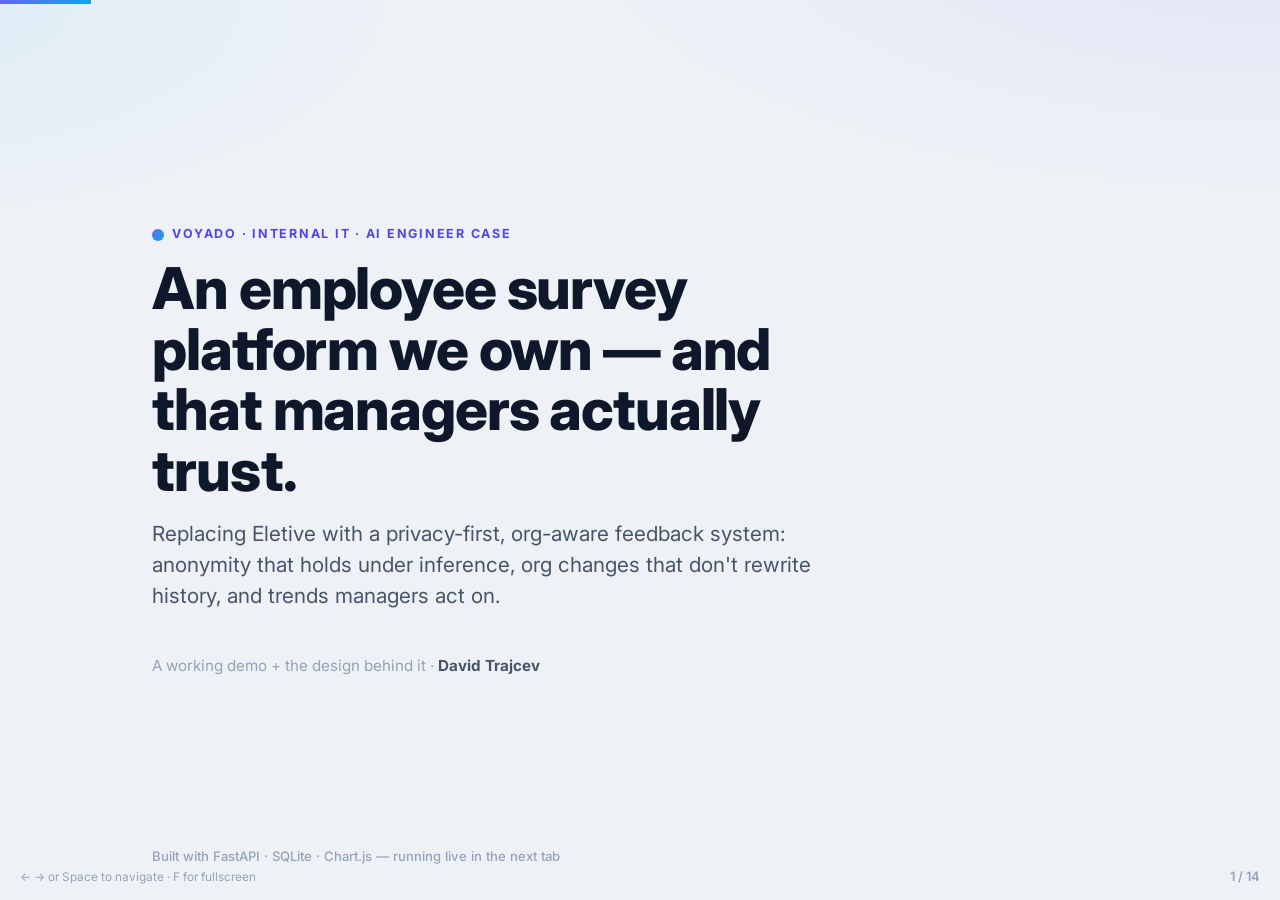
<file: presentation/index.html>
<!DOCTYPE html>
<html lang="en">
<head>
<meta charset="utf-8" />
<meta name="viewport" content="width=device-width, initial-scale=1" />
<title>Survey platform — case presentation</title>
<link rel="preconnect" href="https://fonts.googleapis.com" />
<link rel="preconnect" href="https://fonts.gstatic.com" crossorigin />
<link href="https://fonts.googleapis.com/css2?family=Inter:wght@400;500;600;700;800&family=JetBrains+Mono:wght@500&display=swap" rel="stylesheet" />
<style>
  :root {
    --accent: #6366f1;
    --accent-600: #4f46e5;
    --accent-700: #4338ca;
    --accent-soft: #eef2ff;
    --canvas: #eef2f7;
    --surface: #ffffff;
    --surface-2: #f8fafc;
    --ink: #0f172a;
    --ink-2: #475569;
    --ink-3: #94a3b8;
    --line: #e6eaf1;
    --line-strong: #cdd5e1;
    --c-health: #10b981;
    --c-workload: #f59e0b;
    --c-leadership: #8b5cf6;
    --c-collaboration: #0ea5e9;
    --c-enps: #ec4899;
    --good: #16a34a;
    --good-soft: #ecfdf5;
    --warn: #ea580c;
    --warn-soft: #fff7ed;
    --bad: #dc2626;
    --bad-soft: #fef2f2;
    --r-sm: 8px;
    --r: 12px;
    --r-lg: 16px;
    --r-xl: 22px;
    --pill: 999px;
    --shadow: 0 6px 18px rgba(15, 23, 42, 0.07);
    --shadow-lg: 0 18px 40px rgba(15, 23, 42, 0.12);
    --font: "Inter", system-ui, -apple-system, "Segoe UI", Roboto, Helvetica, Arial, sans-serif;
    --mono: "JetBrains Mono", ui-monospace, SFMono-Regular, Menlo, monospace;
  }
  * { box-sizing: border-box; }
  html, body { margin: 0; height: 100%; }
  body {
    font-family: var(--font);
    color: var(--ink);
    background:
      radial-gradient(1200px 480px at 100% -10%, rgba(99, 102, 241, 0.10), transparent 60%),
      radial-gradient(1000px 420px at -10% 0%, rgba(14, 165, 233, 0.08), transparent 55%),
      var(--canvas);
    overflow: hidden;
  }

  .deck { position: fixed; inset: 0; }

  .slide {
    position: absolute; inset: 0;
    display: none;
    flex-direction: column;
    justify-content: center;
    padding: 6vh 8vw;
    max-width: 1180px;
    margin: 0 auto;
    animation: fade 0.28s ease;
  }
  .slide.active { display: flex; }
  @keyframes fade { from { opacity: 0; transform: translateY(8px); } to { opacity: 1; transform: none; } }

  .eyebrow {
    text-transform: uppercase;
    letter-spacing: 0.14em;
    font-size: 0.78rem;
    font-weight: 700;
    color: var(--accent-600);
    margin: 0 0 14px;
  }
  h1 { font-size: clamp(2.2rem, 5.2vw, 3.6rem); line-height: 1.05; margin: 0 0 18px; font-weight: 800; letter-spacing: -0.02em; }
  h2 { font-size: clamp(1.6rem, 3.6vw, 2.5rem); line-height: 1.1; margin: 0 0 22px; font-weight: 800; letter-spacing: -0.015em; }
  h3 { font-size: 1.05rem; margin: 0 0 8px; font-weight: 700; }
  p { font-size: clamp(1rem, 1.5vw, 1.18rem); line-height: 1.5; color: var(--ink-2); margin: 0 0 14px; }
  .lead { font-size: clamp(1.1rem, 1.8vw, 1.35rem); color: var(--ink); max-width: 60ch; }
  strong { color: var(--ink); font-weight: 700; }

  ul.clean { list-style: none; padding: 0; margin: 0; display: grid; gap: 14px; }
  ul.clean li { font-size: clamp(1rem, 1.5vw, 1.18rem); line-height: 1.45; color: var(--ink-2); padding-left: 30px; position: relative; }
  ul.clean li::before { content: "›"; position: absolute; left: 4px; top: -1px; color: var(--accent-600); font-weight: 800; font-size: 1.25em; }
  ul.clean li strong { color: var(--ink); }

  .grid { display: grid; gap: 16px; }
  .grid.cols-3 { grid-template-columns: repeat(3, 1fr); }
  .grid.cols-2 { grid-template-columns: repeat(2, 1fr); }

  .card {
    background: var(--surface);
    border: 1px solid var(--line);
    border-radius: var(--r-lg);
    padding: 22px 22px;
    box-shadow: var(--shadow);
  }
  .card .num { font-size: 0.8rem; font-weight: 800; color: var(--accent-600); letter-spacing: 0.06em; }
  .card h3 { margin: 8px 0 8px; font-size: 1.12rem; }
  .card p { font-size: 0.96rem; margin: 0; }
  .card .tag { display: inline-block; margin-top: 12px; font-size: 0.74rem; font-weight: 700; text-transform: uppercase; letter-spacing: 0.08em; color: var(--accent-700); background: var(--accent-soft); padding: 4px 10px; border-radius: var(--pill); }
  a.tag-link { text-decoration: none; cursor: pointer; transition: background 0.15s, color 0.15s, transform 0.08s; }
  a.tag-link:hover { background: var(--accent-600); color: #fff; transform: translateY(-1px); }

  .pill { display: inline-block; font-size: 0.74rem; font-weight: 700; text-transform: uppercase; letter-spacing: 0.08em; padding: 5px 12px; border-radius: var(--pill); }
  .pill.warn { background: var(--warn-soft); color: var(--warn); }
  .pill.good { background: var(--good-soft); color: var(--good); }
  .pill.demo { background: #0f172a; color: #fff; }

  .accent-bar { width: 64px; height: 6px; border-radius: 999px; background: linear-gradient(90deg, var(--accent), var(--c-collaboration)); margin: 0 0 26px; }

  .footer-meta { position: absolute; left: 8vw; bottom: 4vh; font-size: 0.82rem; color: var(--ink-3); font-weight: 500; }

  /* Title slide */
  .title-slide h1 { max-width: 18ch; }
  .title-slide .sub { font-size: clamp(1.05rem, 1.8vw, 1.3rem); color: var(--ink-2); max-width: 52ch; }
  .byline { margin-top: 30px; font-size: 0.95rem; color: var(--ink-3); }
  .byline b { color: var(--ink-2); }

  /* Differencing attack visual */
  .attack { display: flex; align-items: stretch; gap: 14px; flex-wrap: wrap; margin: 6px 0 18px; }
  .box { border-radius: var(--r); padding: 14px 16px; min-width: 104px; text-align: center; border: 1px solid var(--line); background: var(--surface); }
  .box .b-label { font-size: 0.72rem; text-transform: uppercase; letter-spacing: 0.06em; color: var(--ink-3); font-weight: 700; }
  .box .b-num { font-size: 1.5rem; font-weight: 800; margin-top: 4px; }
  .box.dept { background: var(--accent-soft); border-color: #c7d2fe; }
  .box.visible { background: var(--surface); }
  .box.hidden { background: var(--bad-soft); border-color: #fecaca; }
  .box.hidden .b-num { color: var(--bad); }
  .op { display: flex; align-items: center; font-size: 1.5rem; font-weight: 800; color: var(--ink-3); }
  .leak { font-family: var(--mono); font-size: 1.05rem; background: #0f172a; color: #fff; padding: 12px 16px; border-radius: var(--r); display: inline-block; }
  .leak .red { color: #fca5a5; }

  /* org timeline */
  .timeline { display: flex; gap: 0; align-items: stretch; margin: 8px 0 16px; flex-wrap: wrap; }
  .tl-step { flex: 1; min-width: 150px; border-left: 3px solid var(--accent); padding: 4px 14px 14px; }
  .tl-step .when { font-size: 0.78rem; font-weight: 700; color: var(--accent-600); text-transform: uppercase; letter-spacing: 0.06em; }
  .tl-step .what { font-size: 0.95rem; color: var(--ink-2); margin-top: 4px; }

  .two-col { display: grid; grid-template-columns: 1fr 1fr; gap: 28px; align-items: center; }
  .demo-list li::before { content: "▸"; }

  .kbd { font-family: var(--mono); font-size: 0.8rem; background: var(--surface); border: 1px solid var(--line-strong); border-bottom-width: 2px; border-radius: 6px; padding: 2px 7px; color: var(--ink-2); }

  /* mini org-tree (anonymisation slide) */
  .mini-tree { display: grid; gap: 7px; }
  .tree-row { display: flex; align-items: center; gap: 12px; padding: 9px 14px; border-radius: var(--r); border: 1px solid var(--line); background: var(--surface); }
  .tree-row.root { background: var(--accent-soft); border-color: #c7d2fe; }
  .tree-row .t-name { flex: 1; font-size: 0.96rem; color: var(--ink); font-weight: 600; }
  .tree-row .t-num { font-family: var(--mono); font-size: 0.88rem; color: var(--ink-2); min-width: 46px; text-align: right; }
  .tree-row.dim { background: #f1f5f9; }
  .tree-row.dim .t-name, .tree-row.dim .t-num { color: var(--ink-3); }
  .tree-row.danger { background: var(--bad-soft); border-color: #fecaca; }
  .tree-row.danger .t-name { color: var(--bad); }
  .pill.grey { background: #e2e8f0; color: #475569; }
  .pill.bad { background: var(--bad-soft); color: var(--bad); }

  /* production architecture flow */
  .flow { display: flex; align-items: center; gap: 8px; flex-wrap: wrap; margin: 6px 0 20px; }
  .flow-step { background: var(--surface); border: 1px solid var(--line-strong); border-radius: var(--r); padding: 9px 14px; font-size: 0.88rem; font-weight: 600; color: var(--ink); box-shadow: var(--shadow); }
  .flow-step.accent { background: var(--accent-600); color: #fff; border-color: var(--accent-600); }
  .flow-arrow { color: var(--ink-3); font-weight: 800; }

  /* AWS architecture diagram */
  .arch-slide h2 { margin-bottom: 10px; }
  .arch-svg { display: block; margin: 0 auto; height: 60vh; width: auto; max-width: 100%; }
  .arch-legend { display: flex; gap: 18px; flex-wrap: wrap; margin-top: 12px; font-size: 0.85rem; color: var(--ink-2); }
  .arch-legend span { display: inline-flex; align-items: center; gap: 7px; }
  .arch-legend i { width: 13px; height: 13px; border-radius: 3px; display: inline-block; }

  /* progress + chrome */
  .progress { position: fixed; top: 0; left: 0; height: 4px; background: linear-gradient(90deg, var(--accent), var(--c-collaboration)); transition: width 0.3s ease; z-index: 50; }
  .counter { position: fixed; right: 20px; bottom: 16px; font-size: 0.8rem; color: var(--ink-3); font-weight: 600; z-index: 50; }
  .hint { position: fixed; left: 20px; bottom: 16px; font-size: 0.74rem; color: var(--ink-3); z-index: 50; }
  .brand-dot { display: inline-block; width: 12px; height: 12px; border-radius: 50%; background: linear-gradient(135deg, var(--accent), var(--c-collaboration)); vertical-align: middle; margin-right: 8px; }

  .overview-button {
  display: inline-flex;
  align-items: center;
  width: fit-content;
  margin-top: 28px;
  padding: 12px 20px;

  color: #fff;
  background: var(--accent-600);
  border-radius: var(--r);
  text-decoration: none;
  font-size: 0.95rem;
  font-weight: 700;

  box-shadow: var(--shadow);
  transition:
    background 0.15s ease,
    transform 0.15s ease,
    box-shadow 0.15s ease;
}

.overview-button:hover {
  background: var(--accent-700);
  transform: translateY(-2px);
  box-shadow: var(--shadow-lg);
}

.overview-button:focus-visible {
  outline: 3px solid rgba(99, 102, 241, 0.3);
  outline-offset: 3px;
}

  @media (max-width: 820px) {
    .grid.cols-3, .grid.cols-2, .two-col { grid-template-columns: 1fr; }
    .slide { padding: 5vh 7vw; }
  }
</style>
</head>
<body>
<div class="progress" id="progress"></div>
<div class="deck" id="deck">

  <!-- 1. TITLE -->
  <section class="slide title-slide">
    <p class="eyebrow"><span class="brand-dot"></span>Voyado · Internal IT · AI Engineer case</p>
    <h1>An employee survey platform we own — and that managers actually trust.</h1>
    <p class="sub">Replacing Eletive with a privacy-first, org-aware feedback system: anonymity that holds under inference, org changes that don't rewrite history, and trends managers act on.</p>
    <div class="byline">A working demo + the design behind it · <b>David Trajcev</b></div>
    <div class="footer-meta">Built with FastAPI · SQLite · Chart.js — running live in the next tab</div>
  </section>

  <!-- 2. THE BRIEF / WHAT'S HARD -->
  <section class="slide">
    <p class="eyebrow">The brief, decoded</p>
    <h2>The survey is the easy part.</h2>
    <div class="two-col">
      <div>
        <p>P&amp;C asked for: two cycles a year (annual + half-year), a continuous eNPS pulse, four themes — <strong>health, workload, leadership, collaboration</strong> — manager reporting down the org tree, a <strong>&lt;4 anonymity rule</strong>, support for org changes, trends over time, ~70% response, and "<strong>simple enough that managers use it.</strong>"</p>
      </div>
      <div>
        <ul class="clean">
          <li><strong>Anonymity that actually holds</strong> — the &lt;4 rule alone leaks.</li>
          <li><strong>Org changes that don't rewrite history</strong> — reorgs are constant.</li>
          <li><strong>Adoption</strong> — insight in one glance, or it goes unused.</li>
        </ul>
      </div>
    </div>
  </section>

  <!-- 3. THREE QUESTIONS -->
  <section class="slide">
    <p class="eyebrow">What's missing before I build</p>
    <h2>Three questions — each changes the data model, the access logic, or the scope.</h2>
    <div class="grid cols-3">
      <div class="card">
        <span class="num">01</span>
        <h3>What's the main action a manager takes from a result?</h3>
        <p>Read-and-follow-up-offline, or alerts / action plans / tracking?</p>
        <span class="tag">Decides scope: dashboard vs workflow</span>
      </div>
      <div class="card">
        <span class="num">02</span>
        <h3>When a team moves departments, who sees its pre-move history?</h3>
        <p>Does January's data follow the team to its new department head?</p>
        <span class="tag">Decides data model + access</span>
      </div>
      <div class="card">
        <span class="num">03</span>
        <h3>Strict tree, or matrix — multiple teams / managers?</h3>
        <p>Does each response have one clear path up the org?</p>
        <span class="tag">Decides attribution + anonymity</span>
      </div>
    </div>
    <p style="margin-top:22px">I built the MVP on a clear default for each — and the design flexes if the answers differ.</p>
  </section>

  <!-- 4. THE REAL PROBLEM -->
  <section class="slide">
    <p class="eyebrow">The requirement that breaks <span class="pill warn" style="margin-left:8px">inference leak</span></p>
    <h2>"&lt;4 is hidden" + "managers see everyone below" = anonymity by subtraction.</h2>
    <div class="attack">
      <div class="box dept"><div class="b-label">Department</div><div class="b-num">40</div></div>
      <div class="op">=</div>
      <div class="box visible"><div class="b-label">Team A</div><div class="b-num">12</div></div>
      <div class="op">+</div>
      <div class="box visible"><div class="b-label">Team B</div><div class="b-num">15</div></div>
      <div class="op">+</div>
      <div class="box visible"><div class="b-label">Team C</div><div class="b-num">10</div></div>
      <div class="op">+</div>
      <div class="box hidden"><div class="b-label">Team D</div><div class="b-num">3 🔒</div></div>
    </div>
    <p class="leak">40 − 12 − 15 − 10 = <span class="red">3</span> &nbsp;→&nbsp; the "hidden" team is re-identified.</p>
    <p style="margin-top:18px">The threshold protects nothing if the surrounding numbers are visible. Break this once and you lose the trust the whole tool runs on — and it's a GDPR / works-council exposure. <strong>Fix: layered suppression</strong> — primary (&lt;4), <strong>secondary</strong> (hide a sibling so the remainder can't be isolated), per-question, and cross-dashboard. I implemented all four.</p>
  </section>

  <!-- 5. LIVE DEMO -->
  <section class="slide">
    <p class="eyebrow"><span class="pill demo">Live demo</span></p>
    <h2>Let me show you the running product.</h2>
    <div class="two-col">
      <div>
        <ul class="clean demo-list">
          <li><strong>Top-down drill</strong> — start at the CIO's company rollup, click into a department, then a team.</li>
          <li><strong>Manager dashboard</strong> — Engineering: themes, benchmarks, weighted questions.</li>
          <li><strong>Suppression in action</strong> — Customer Operations: the CX Pod hidden, a sibling secondarily suppressed.</li>
          <li><strong>Trends</strong> — movement across cycles, plus the separate monthly eNPS pulse.</li>
          <li><strong>The cockpit</strong> — "the one thing to act on this cycle."</li>
        </ul>
      </div>
      <div class="card">
        <h3>Watch for</h3>
        <p>The team-of-3 <strong>CX Research Pod</strong> rolls up into a ~40-person department: the department total stays visible, the pod's breakdown is hidden, and one sibling is suppressed so the pod can't be recovered by subtraction — exactly the leak from the previous slide, closed.</p>
        <a class="tag tag-link" href="/login">▶ switch to the live demo now</a>
      </div>
    </div>
  </section>

  <!-- 6. ORG MODEL -->
  <section class="slide">
    <p class="eyebrow">Design · org structure</p>
    <h2>Org changes don't rewrite history — because history is frozen at the snapshot.</h2>
    <div class="timeline">
      <div class="tl-step"><div class="when">Each cycle</div><div class="what">pins an <strong>org snapshot</strong> — the structure at that moment. Reorgs create a new snapshot; old ones are never mutated.</div></div>
      <div class="tl-step"><div class="when">Identity</div><div class="what">a stable <strong>external_key</strong> tracks the same business unit across snapshots, so a renamed/moved team keeps one continuous trend line.</div></div>
      <div class="tl-step"><div class="when">Attribution vs access</div><div class="what">responses are tagged with the org unit <strong>at submission time</strong> (frozen); <strong>who can view</strong> is resolved against the <em>current</em> org.</div></div>
    </div>
    <p>That split is the whole answer to "people move, managers change, teams restructure": the numbers a manager saw last cycle never silently change, and access still follows today's reporting lines.</p>
  </section>

  <!-- 7. ANONYMISATION EDGE CASE -->
  <section class="slide">
    <p class="eyebrow">Design · anonymisation in practice</p>
    <h2>A team of 3 inside a department of 40 — what does the manager see?</h2>
    <div class="two-col">
      <div>
        <div class="mini-tree">
          <div class="tree-row root"><span class="t-name">Customer Operations</span><span class="t-num">32</span><span class="pill good">visible</span></div>
          <div class="tree-row"><span class="t-name">↳ Core Support</span><span class="t-num">14</span><span class="pill good">visible</span></div>
          <div class="tree-row"><span class="t-name">↳ Customer Success</span><span class="t-num">12</span><span class="pill good">visible</span></div>
          <div class="tree-row dim"><span class="t-name">↳ Leadership</span><span class="t-num">—</span><span class="pill grey">suppressed</span></div>
          <div class="tree-row danger"><span class="t-name">↳ CX Research Pod</span><span class="t-num">🔒</span><span class="pill bad">hidden &lt;4</span></div>
        </div>
        <p class="leak" style="margin-top:14px">32 − 14 − 12 = <span class="red">6</span> = pod + Leadership → still ≥ 4, the pod can't be isolated.</p>
      </div>
      <div>
        <div class="card">
          <h3>Why Leadership is hidden too</h3>
          <p>Hiding only the 3-person pod would let a manager recover it by subtraction. So the <strong>smallest visible sibling</strong> is suppressed with it — the most you can back out is <em>(pod + sibling)</em>, a group ≥ 4 that can't be unpicked. Runs to a fixpoint up the tree.</p>
        </div>
        <div class="card" style="margin-top:14px">
          <h3>And the corners</h3>
          <p>Per-question suppression, cross-dashboard masking (drilling in can't reopen the attack), and the monthly eNPS pulse masked the same way. Counts are never shown for hidden groups.</p>
        </div>
      </div>
    </div>
  </section>

  <!-- 8. STORAGE / PRIVACY BOUNDARY -->
  <section class="slide">
    <p class="eyebrow">Design · storage &amp; the privacy boundary</p>
    <h2>Identity and answers are stored on opposite sides of a wall.</h2>
    <div class="grid cols-2">
      <div class="card" style="border-left:4px solid var(--accent)">
        <h3>Participant record (who)</h3>
        <p>SSO-authenticated employee, eligibility, org snapshot unit, submitted / not-submitted. Used for access, eligibility, and duplicate prevention.</p>
      </div>
      <div class="card" style="border-left:4px solid var(--c-health)">
        <h3>Response record (what)</h3>
        <p>Anonymous answers only — <strong>no employee id, email, name, SSO subject, or participant id</strong>, and only a coarse submission <strong>month</strong>, never a precise timestamp.</p>
      </div>
    </div>
    <p style="margin-top:18px">Managers read <strong>privacy-safe aggregates only</strong>, through a layer that applies suppression before anything reaches a template. The raw answer is never joinable back to a person.</p>
  </section>

  <!-- 9. TRENDS -->
  <section class="slide">
    <p class="eyebrow">Design · trends, not snapshots</p>
    <h2>Movement is the product — not a single score.</h2>
    <ul class="clean">
      <li><strong>Weighted category scores</strong> — each theme is a weighted mean of its questions, so the questions that matter most count for more.</li>
      <li><strong>Movement across cycles</strong> — every theme shows its delta vs the previous cycle, with the biggest mover surfaced.</li>
      <li><strong>Company benchmark</strong> — each theme compared to the org-wide average, so a manager knows what's local vs systemic.</li>
      <li><strong>eNPS as its own cadence</strong> — a continuous monthly pulse on a −100…100 scale, trended separately from the half-year themes.</li>
    </ul>
  </section>

  <!-- 10. SIMPLE = USED -->
  <section class="slide">
    <p class="eyebrow">Design · simple enough to use</p>
    <h2>One screen answers "what do I do with this?"</h2>
    <div class="two-col">
      <div>
        <ul class="clean">
          <li><strong>The cockpit</strong> — a priority-weighted focus area: the one theme to raise in the next team conversation, framed as a prompt, not a verdict.</li>
          <li><strong>Role-aware navigation</strong> — employee, manager, and P&amp;C admin each land where they can act.</li>
          <li><strong>Honest about privacy</strong> — every dashboard says what's hidden and why, so a manager trusts what they're seeing.</li>
        </ul>
      </div>
      <div class="card">
        <h3>My stance on Q1</h3>
        <p>Ship the <strong>insight layer</strong> first with <strong>one opinionated action</strong> per cycle. Add tracking/action-plans only once managers ask — heavy workflow is what kills adoption. "Simple" is a feature, not a cut corner.</p>
      </div>
    </div>
  </section>

  <!-- 11. SELF-REVIEW -->
  <section class="slide">
    <p class="eyebrow">Design · I stress-tested my own privacy <span class="pill warn" style="margin-left:8px">security review</span></p>
    <h2>Then I tried to break my own anonymity guarantees — and found four leaks.</h2>
    <div class="grid cols-2">
      <div class="card">
        <h3>eNPS bypassed the cross-dashboard mask</h3>
        <p>The pulse history ignored the selected cycle, so a suppressed team was readable via an older one. Now each pulse is masked as its own publication.</p>
        <span class="pill good" style="margin-top:12px">fixed</span>
      </div>
      <div class="card">
        <h3>A concurrency race (3 → 4)</h3>
        <p>Two submissions could both pass the "already submitted?" check and push a hidden team to the threshold. Closed with an atomic claim on the participant.</p>
        <span class="pill good" style="margin-top:12px">fixed</span>
      </div>
      <div class="card">
        <h3>Two hidden teams = a recoverable 3</h3>
        <p>The "exactly one hidden child" rule missed teams of 1 + 2 summed together. Now I check the <strong>combined residual</strong>, not the row count.</p>
        <span class="pill good" style="margin-top:12px">fixed</span>
      </div>
      <div class="card">
        <h3>A manager's own answer was recoverable</h3>
        <p>Subtracting the visible teams left a lone manager's single direct response. Direct respondents are now modelled as an <strong>implicit child cohort</strong>.</p>
        <span class="pill good" style="margin-top:12px">fixed</span>
      </div>
    </div>
  </section>

  <!-- 12. DEMO -> PRODUCTION + AI -->
  <section class="slide">
    <p class="eyebrow">From demo to production</p>
    <h2>The demo proves the model; production hardens it — and adds the AI layer.</h2>
    <div class="grid cols-2">
      <div class="card">
        <h3>Platform</h3>
        <p>Today: FastAPI + SQLite, deterministic seed. In production: Entra ID / OIDC SSO; Aurora as the source of truth (a read cache only if traffic needs it); <strong>suppression materialised at cycle close</strong>; effective-dated org from the HRIS.</p>
      </div>
      <div class="card" style="border-left:4px solid var(--c-enps)">
        <h3>Where AI fits</h3>
        <p>Summarise open-text comments into themes, suggest the focus area, and draft <strong>manager talking points</strong> — all computed <strong>over already-suppressed aggregates</strong>, so the privacy boundary holds for the model too.</p>
      </div>
    </div>
    <p style="margin-top:14px">The rule-based cockpit today is the honest seam where an LLM slots in next — same inputs, richer output.</p>
  </section>

<!-- 12. AWS ARCHITECTURE DIAGRAM -->
<section class="slide arch-slide">
  <p class="eyebrow">Production architecture · AWS</p>
  <h2>Production: serverless compute, behind a CDN.</h2>

  <svg
    class="arch-svg"
    viewBox="0 0 760 576"
    xmlns="http://www.w3.org/2000/svg"
    font-family="Inter, system-ui, sans-serif"
  >
    <defs>
      <marker
        id="arch-arrow"
        markerWidth="9"
        markerHeight="9"
        refX="7"
        refY="4.5"
        orient="auto"
        markerUnits="userSpaceOnUse"
      >
        <path d="M0,0 L9,4.5 L0,9 z" fill="#94a3b8" />
      </marker>
    </defs>

    <!-- Users -->
    <rect
      x="260"
      y="14"
      width="240"
      height="50"
      rx="12"
      fill="#eef2ff"
      stroke="#c7d2fe"
      stroke-width="1.5"
    />
    <text
      x="380"
      y="35"
      text-anchor="middle"
      font-size="15"
      font-weight="700"
      fill="#0f172a"
    >
      Users
    </text>
    <text
      x="380"
      y="52"
      text-anchor="middle"
      font-size="10.5"
      fill="#475569"
    >
      employees · managers
    </text>

    <!-- CloudFront -->
    <rect
      x="100"
      y="94"
      width="240"
      height="56"
      rx="12"
      fill="#ffffff"
      stroke="#6366f1"
      stroke-width="1.8"
    />
    <text
      x="220"
      y="118"
      text-anchor="middle"
      font-size="15"
      font-weight="700"
      fill="#0f172a"
    >
      CloudFront
    </text>
    <text
      x="220"
      y="136"
      text-anchor="middle"
      font-size="10.5"
      fill="#94a3b8"
    >
      CDN · WAF · path routing
    </text>

    <!-- Identity provider -->
    <rect
      x="420"
      y="94"
      width="240"
      height="56"
      rx="12"
      fill="#ffffff"
      stroke="#e6eaf1"
      stroke-width="1.5"
    />
    <text
      x="540"
      y="118"
      text-anchor="middle"
      font-size="14.5"
      font-weight="700"
      fill="#0f172a"
    >
      Cognito / Entra ID
    </text>
    <text
      x="540"
      y="136"
      text-anchor="middle"
      font-size="10.5"
      fill="#94a3b8"
    >
      identity provider · OIDC
    </text>

    <!-- S3 -->
    <rect
      x="20"
      y="206"
      width="200"
      height="52"
      rx="12"
      fill="#ffffff"
      stroke="#e6eaf1"
      stroke-width="1.5"
    />
    <text
      x="120"
      y="228"
      text-anchor="middle"
      font-size="14.5"
      font-weight="700"
      fill="#0f172a"
    >
      S3
    </text>
    <text
      x="120"
      y="246"
      text-anchor="middle"
      font-size="10.5"
      fill="#94a3b8"
    >
      static frontend assets
    </text>

    <!-- API Gateway -->
    <rect
      x="260"
      y="200"
      width="240"
      height="64"
      rx="12"
      fill="#ffffff"
      stroke="#e6eaf1"
      stroke-width="1.5"
    />
    <text
      x="380"
      y="225"
      text-anchor="middle"
      font-size="15"
      font-weight="700"
      fill="#0f172a"
    >
      API Gateway
    </text>
    <text
      x="380"
      y="244"
      text-anchor="middle"
      font-size="10.5"
      fill="#94a3b8"
    >
      routing · JWT authorizer
    </text>

    <!-- FastAPI on Lambda -->
    <rect
      x="260"
      y="310"
      width="240"
      height="56"
      rx="12"
      fill="#4f46e5"
      stroke="#4f46e5"
      stroke-width="1.5"
    />
    <text
      x="380"
      y="334"
      text-anchor="middle"
      font-size="15"
      font-weight="700"
      fill="#ffffff"
    >
      FastAPI on Lambda
    </text>
    <text
      x="380"
      y="352"
      text-anchor="middle"
      font-size="10.5"
      fill="#c7d2fe"
    >
      serverless application compute
    </text>

    <!-- RDS Proxy -->
    <rect
      x="260"
      y="402"
      width="240"
      height="50"
      rx="12"
      fill="#ffffff"
      stroke="#e6eaf1"
      stroke-width="1.5"
    />
    <text
      x="380"
      y="424"
      text-anchor="middle"
      font-size="14.5"
      font-weight="700"
      fill="#0f172a"
    >
      RDS Proxy
    </text>
    <text
      x="380"
      y="441"
      text-anchor="middle"
      font-size="10.5"
      fill="#94a3b8"
    >
      connection pooling
    </text>

    <!-- Aurora -->
    <rect
      x="260"
      y="490"
      width="240"
      height="52"
      rx="12"
      fill="#eef2ff"
      stroke="#c7d2fe"
      stroke-width="1.5"
    />
    <text
      x="380"
      y="512"
      text-anchor="middle"
      font-size="15"
      font-weight="700"
      fill="#0f172a"
    >
      Aurora PostgreSQL
    </text>
    <text
      x="380"
      y="530"
      text-anchor="middle"
      font-size="10.5"
      fill="#475569"
    >
      application source of truth
    </text>

    <!-- Users -> CloudFront -->
    <path
      d="M340 64 L240 92"
      fill="none"
      stroke="#94a3b8"
      stroke-width="2"
      stroke-linecap="round"
      marker-end="url(#arch-arrow)"
    />
    <text
      x="276"
      y="76"
      text-anchor="middle"
      font-size="9.5"
      fill="#94a3b8"
    >
      app traffic
    </text>

    <!-- Users -> identity provider -->
    <path
      d="M420 64 L520 92"
      fill="none"
      stroke="#94a3b8"
      stroke-width="2"
      stroke-linecap="round"
      marker-end="url(#arch-arrow)"
    />
    <text
      x="484"
      y="76"
      text-anchor="middle"
      font-size="9.5"
      fill="#94a3b8"
    >
      sign in · JWT
    </text>

    <!-- CloudFront -> S3 -->
    <path
      d="M190 150 L135 204"
      fill="none"
      stroke="#94a3b8"
      stroke-width="2"
      stroke-linecap="round"
      marker-end="url(#arch-arrow)"
    />
    <text
      x="150"
      y="178"
      text-anchor="middle"
      font-size="9.5"
      fill="#94a3b8"
    >
      /*
    </text>

    <!-- CloudFront -> API Gateway -->
    <path
      d="M280 150 L350 198"
      fill="none"
      stroke="#94a3b8"
      stroke-width="2"
      stroke-linecap="round"
      marker-end="url(#arch-arrow)"
    />
    <text
      x="310"
      y="178"
      text-anchor="middle"
      font-size="9.5"
      fill="#94a3b8"
    >
      /api/*
    </text>

    <!-- Identity provider -> API Gateway authorizer -->
    <path
      d="M480 150 L430 198"
      fill="none"
      stroke="#94a3b8"
      stroke-width="1.8"
      stroke-dasharray="5 5"
      stroke-linecap="round"
      marker-end="url(#arch-arrow)"
    />
    <text
      x="489"
      y="178"
      text-anchor="middle"
      font-size="9.5"
      fill="#94a3b8"
    >
      issuer · JWKS
    </text>

    <!-- API Gateway -> Lambda -->
    <line
      x1="380"
      y1="264"
      x2="380"
      y2="308"
      stroke="#94a3b8"
      stroke-width="2"
      marker-end="url(#arch-arrow)"
    />

    <!-- Lambda -> RDS Proxy -->
    <line
      x1="380"
      y1="366"
      x2="380"
      y2="400"
      stroke="#94a3b8"
      stroke-width="2"
      marker-end="url(#arch-arrow)"
    />

    <!-- RDS Proxy -> Aurora -->
    <line
      x1="380"
      y1="452"
      x2="380"
      y2="488"
      stroke="#94a3b8"
      stroke-width="2"
      marker-end="url(#arch-arrow)"
    />
  </svg>

  <p
    style="
      text-align: center;
      color: var(--ink-2);
      font-size: 0.95rem;
      margin-top: 8px;
    "
  >
    CloudFront routes static traffic to S3 and API requests to API Gateway;
    authenticated requests invoke the same FastAPI application on Lambda.
  </p>
</section>

  <!-- 13. CLOSE -->
  <section class="slide title-slide">
    <p class="eyebrow"><span class="brand-dot"></span>To recap</p>
    <h1>Owned. Anonymity that holds. Org-aware. Trend-first. Simple.</h1>
    <p class="sub">A platform Voyado controls, where the &lt;4 promise survives inference, reorgs never rewrite history, and managers get one clear thing to act on each cycle.</p>
    <div class="byline">Thank you — happy to dig into any corner of the design or the code.</div>
    <a class="overview-button" href="/">← Back to Overview</a>
    <div class="footer-meta">Live demo + source ready · David Trajcev</div>
  </section>

</div>

<div class="counter" id="counter">1 / 15</div>
<div class="hint">← → or Space to navigate · F for fullscreen</div>

<script>
  const slides = Array.from(document.querySelectorAll('.slide'));
  const progress = document.getElementById('progress');
  const counter = document.getElementById('counter');
  let i = 0;

  function clampFromHash() {
    const h = parseInt(location.hash.replace('#', ''), 10);
    if (!isNaN(h) && h >= 1 && h <= slides.length) i = h - 1;
  }
  function render() {
    slides.forEach((s, n) => s.classList.toggle('active', n === i));
    progress.style.width = ((i + 1) / slides.length * 100) + '%';
    counter.textContent = (i + 1) + ' / ' + slides.length;
    history.replaceState(null, '', '#' + (i + 1));
  }
  function go(n) { i = Math.max(0, Math.min(slides.length - 1, n)); render(); }

  document.addEventListener('keydown', (e) => {
    if (e.key === 'ArrowRight' || e.key === ' ' || e.key === 'PageDown') { e.preventDefault(); go(i + 1); }
    else if (e.key === 'ArrowLeft' || e.key === 'PageUp') { e.preventDefault(); go(i - 1); }
    else if (e.key === 'Home') go(0);
    else if (e.key === 'End') go(slides.length - 1);
    else if (e.key.toLowerCase() === 'f') {
      if (!document.fullscreenElement) document.documentElement.requestFullscreen?.();
      else document.exitFullscreen?.();
    }
  });
  document.getElementById('deck').addEventListener('click', (e) => {
    // click right half = next, left half = prev (ignore clicks on links)
    if (e.target.closest('a')) return;
    const mid = window.innerWidth / 2;
    go(e.clientX > mid ? i + 1 : i - 1);
  });

  clampFromHash();
  render();
</script>
</body>
</html>
</file>
